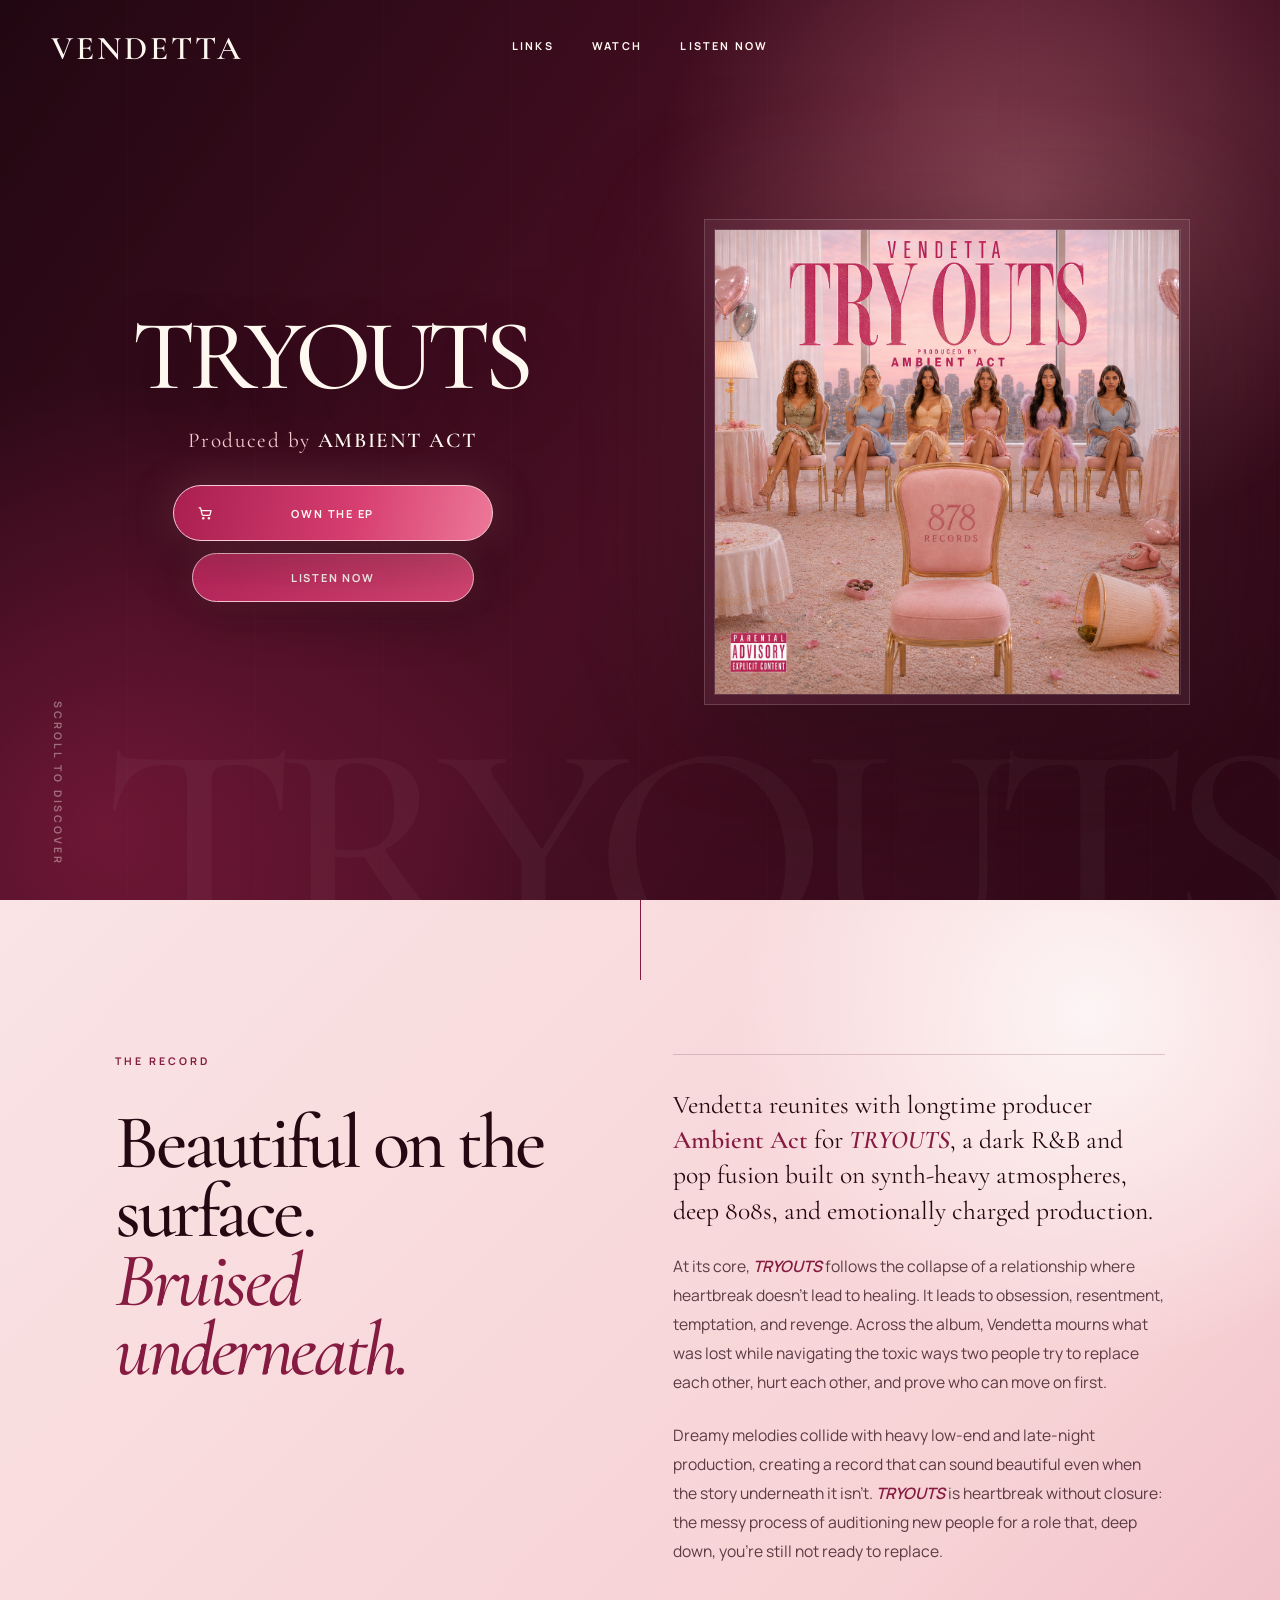
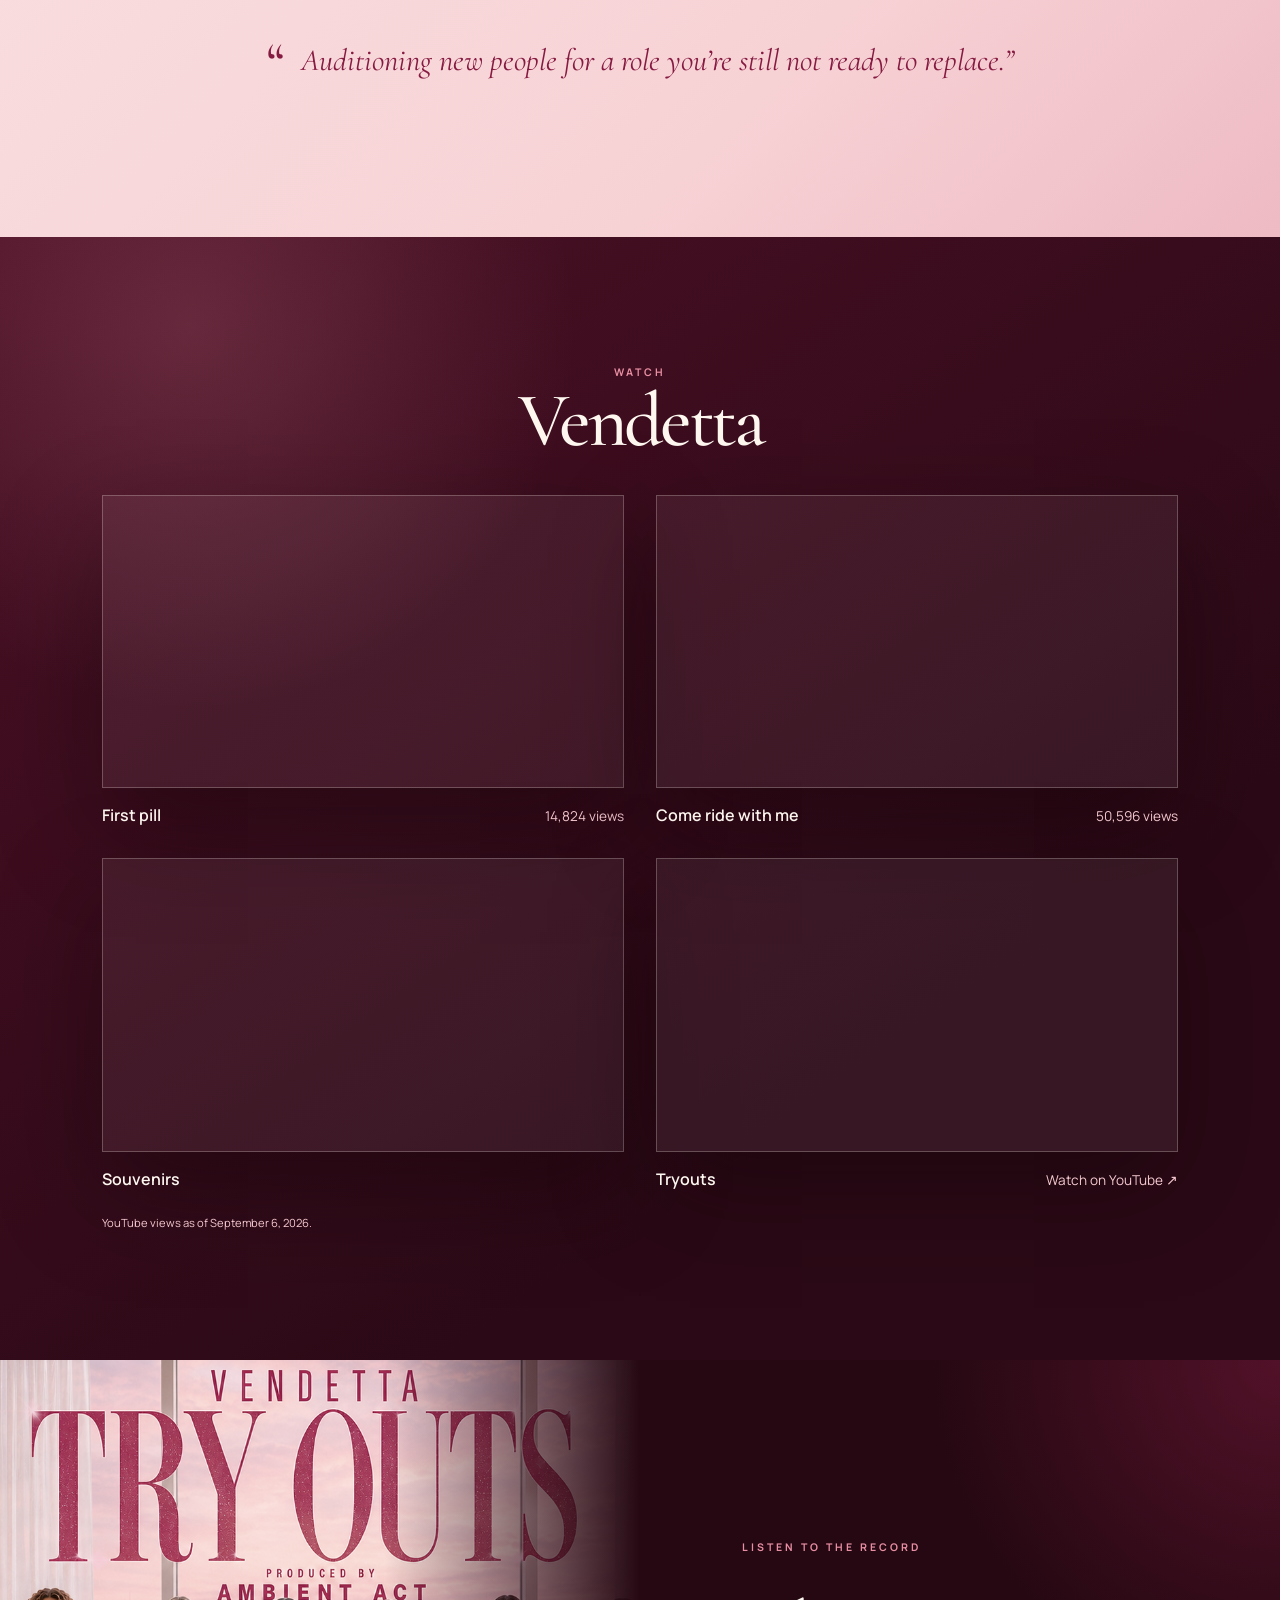
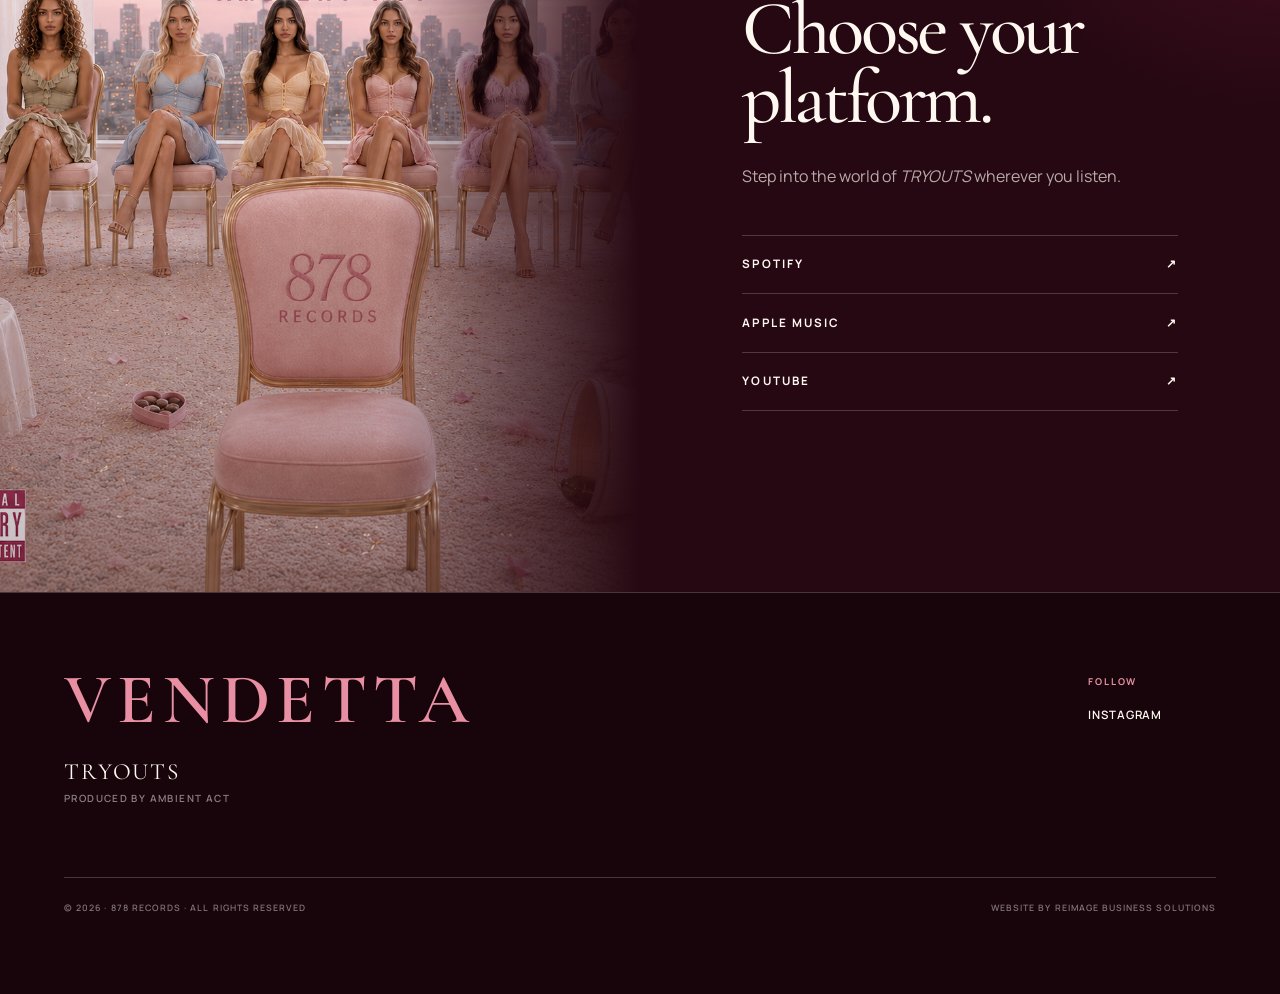
<file: index.html>
<!doctype html>
<html lang="en">
  <head>
    <meta charset="utf-8">
    <meta name="viewport" content="width=device-width, initial-scale=1">
    <title>TRYOUTS — Vendetta</title>
    <meta name="description" content="TRYOUTS by Vendetta, produced by Ambient Act. A dark R&amp;B and pop album about heartbreak without closure.">
    <meta name="theme-color" content="#2b0715">
    <meta property="og:title" content="TRYOUTS — Vendetta">
    <meta property="og:description" content="Heartbreak without closure. Produced by Ambient Act.">
    <meta property="og:image" content="assets/tryouts-cover.png">
    <meta property="og:type" content="music.album">
    <link rel="preconnect" href="https://fonts.googleapis.com">
    <link rel="preconnect" href="https://fonts.gstatic.com" crossorigin>
    <link href="https://fonts.googleapis.com/css2?family=Cormorant+Garamond:ital,wght@0,500;0,600;1,500&amp;family=Manrope:wght@400;500;600;700&amp;display=swap" rel="stylesheet">
    <link rel="stylesheet" href="styles.css">
  </head>
  <body>
    <header class="site-header">
      <a class="brand-mark" href="#home" aria-label="Vendetta, back to top">Vendetta</a>
      <button class="menu-toggle" type="button" aria-label="Open menu" aria-expanded="false" aria-controls="main-navigation"><span></span><span></span><span></span></button>
      <nav class="header-nav" id="main-navigation" aria-label="Main navigation">
        <a class="header-link" href="links.html">Links</a>
        <a class="header-link" href="#videos">Watch</a>
        <a class="header-link" href="#listen">Listen now</a>
      </nav>
    </header>

    <main>
      <section class="hero" id="home" aria-labelledby="release-title">
        <div class="hero-copy">
          <h1 id="release-title">Tryouts</h1>
          <p class="producer-line">Produced by <strong>Ambient Act</strong></p>
        </div>

        <figure class="cover-stage">
          <div class="cover-frame">
            <img class="cover-art" src="assets/tryouts-cover.png" alt="TRYOUTS album cover by Vendetta, featuring six women seated in a pink audition room">
          </div>
        </figure>

        <div class="hero-actions">
          <a class="purchase-button" href="https://krisnova13.gumroad.com/l/cnodjv?wanted=true" target="_blank" rel="noopener noreferrer">
            <svg class="purchase-icon" viewBox="0 0 24 24" aria-hidden="true" focusable="false">
              <path d="M3 4h2l2.2 9.2a2 2 0 0 0 1.95 1.55h7.7a2 2 0 0 0 1.94-1.51L20 8H6"></path>
              <circle cx="9" cy="19" r="1"></circle>
              <circle cx="17" cy="19" r="1"></circle>
            </svg>
            <span>Own the EP</span>
          </a>
          <a class="presave-button" href="#listen">
            Listen Now
          </a>
        </div>

        <p class="scroll-note" aria-hidden="true">Scroll to discover</p>
      </section>

      <section class="story" id="story" aria-labelledby="story-title">
        <div class="story-heading">
          <p class="section-number">The record</p>
          <h2 id="story-title">Beautiful on the surface.<br><em>Bruised underneath.</em></h2>
        </div>

        <div class="story-body">
          <p class="lead">Vendetta reunites with longtime producer <strong>Ambient Act</strong> for <em>TRYOUTS</em>, a dark R&amp;B and pop fusion built on synth-heavy atmospheres, deep 808s, and emotionally charged production.</p>
          <p>At its core, <em>TRYOUTS</em> follows the collapse of a relationship where heartbreak doesn’t lead to healing. It leads to obsession, resentment, temptation, and revenge. Across the album, Vendetta mourns what was lost while navigating the toxic ways two people try to replace each other, hurt each other, and prove who can move on first.</p>
          <p>Dreamy melodies collide with heavy low-end and late-night production, creating a record that can sound beautiful even when the story underneath it isn’t. <em>TRYOUTS</em> is heartbreak without closure: the messy process of auditioning new people for a role that, deep down, you’re still not ready to replace.</p>
        </div>

        <blockquote>
          <span aria-hidden="true">“</span>
          <p>Auditioning new people for a role you’re still not ready to replace.”</p>
        </blockquote>
      </section>

      <section class="videos" id="videos" aria-labelledby="videos-title">
        <div class="videos-heading">
          <p class="section-number">Watch</p>
          <h2 id="videos-title">Vendetta</h2>
        </div>

        <div class="video-grid">
          <article class="video-card" aria-labelledby="first-pill-title">
            <div class="featured-video">
              <iframe
                src="https://www.youtube-nocookie.com/embed/-ztHbjthl_A"
                title="First pill — Vendetta and Ambient Act"
                loading="lazy"
                allow="accelerometer; autoplay; clipboard-write; encrypted-media; gyroscope; picture-in-picture; web-share"
                referrerpolicy="strict-origin-when-cross-origin"
                allowfullscreen>
              </iframe>
            </div>
            <div class="video-caption">
              <h3 id="first-pill-title"><a href="https://www.youtube.com/watch?v=-ztHbjthl_A" target="_blank" rel="noopener noreferrer">First pill</a></h3>
              <p>14,824 views</p>
            </div>
          </article>
          <article class="video-card" aria-labelledby="come-ride-title">
            <div class="featured-video">
              <iframe
                src="https://www.youtube-nocookie.com/embed/Fo9qMPSjpgY"
                title="Come ride with me — Vendetta and Ambient Act"
                loading="lazy"
                allow="accelerometer; autoplay; clipboard-write; encrypted-media; gyroscope; picture-in-picture; web-share"
                referrerpolicy="strict-origin-when-cross-origin"
                allowfullscreen>
              </iframe>
            </div>
            <div class="video-caption">
              <h3 id="come-ride-title"><a href="https://www.youtube.com/watch?v=Fo9qMPSjpgY" target="_blank" rel="noopener noreferrer">Come ride with me</a></h3>
              <p>50,596 views</p>
            </div>
          </article>
          <article class="video-card" aria-labelledby="souvenirs-title">
            <div class="featured-video">
              <iframe
                src="https://www.youtube-nocookie.com/embed/dxYMYE-Tn9I"
                title="Souvenirs — Vendetta"
                loading="lazy"
                allow="accelerometer; autoplay; clipboard-write; encrypted-media; gyroscope; picture-in-picture; web-share"
                referrerpolicy="strict-origin-when-cross-origin"
                allowfullscreen>
              </iframe>
            </div>
            <div class="video-caption">
              <h3 id="souvenirs-title"><a href="https://www.youtube.com/watch?v=dxYMYE-Tn9I" target="_blank" rel="noopener noreferrer">Souvenirs</a></h3>
            </div>
          </article>
          <article class="video-card" aria-labelledby="tryouts-video-title">
            <div class="featured-video">
              <iframe
                src="https://www.youtube-nocookie.com/embed/tIx0BKw-Mio"
                title="Tryouts — Vendetta"
                loading="lazy"
                allow="accelerometer; autoplay; clipboard-write; encrypted-media; gyroscope; picture-in-picture; web-share"
                referrerpolicy="strict-origin-when-cross-origin"
                allowfullscreen>
              </iframe>
            </div>
            <div class="video-caption">
              <h3 id="tryouts-video-title"><a href="https://www.youtube.com/watch?v=tIx0BKw-Mio" target="_blank" rel="noopener noreferrer">Tryouts</a></h3>
              <p><a href="https://www.youtube.com/watch?v=tIx0BKw-Mio" target="_blank" rel="noopener noreferrer">Watch on YouTube ↗</a></p>
            </div>
          </article>
        </div>
        <p class="video-count-note">YouTube views as of <time datetime="2026-09-06">September 6, 2026</time>.</p>
      </section>

      <section class="listen" id="listen" aria-labelledby="listen-title">
        <div class="listen-art" aria-hidden="true">
          <img src="assets/tryouts-cover.png" alt="">
        </div>
        <div class="listen-copy">
          <p class="section-number">Listen to the record</p>
          <h2 id="listen-title">Choose your platform.</h2>
          <p>Step into the world of <em>TRYOUTS</em> wherever you listen.</p>
          <nav class="platform-links" aria-label="Listen to TRYOUTS">
            <a href="https://open.spotify.com/artist/3orquUnBADLYKIZwhU2bjW?si=xbFsuVucQ4eFPCskoPPDcA" target="_blank" rel="noreferrer"><span>Spotify</span><span aria-hidden="true">↗</span></a>
            <a href="https://music.apple.com/us/artist/vendetta/6800421364" target="_blank" rel="noreferrer"><span>Apple Music</span><span aria-hidden="true">↗</span></a>
            <a href="https://www.youtube.com/@Official-Vendetta" target="_blank" rel="noreferrer"><span>YouTube</span><span aria-hidden="true">↗</span></a>
          </nav>
        </div>
      </section>
    </main>

    <footer class="site-footer">
      <div class="footer-main">
        <div class="footer-identity">
          <a class="brand-mark footer-brand" href="#home">Vendetta</a>
          <p class="footer-release">TRYOUTS</p>
          <p class="footer-produced">Produced by Ambient Act</p>
        </div>

        <nav class="footer-nav" aria-label="Footer links">
          <div class="footer-nav-group">
            <span>Follow</span>
            <a href="https://www.instagram.com/kris.kdotz?igsh=ODA4emFtOTk3bWI0" target="_blank" rel="noreferrer">Instagram</a>
          </div>
        </nav>
      </div>

      <div class="footer-bottom">
        <p>&copy; 2026 · 878 Records · All Rights Reserved</p>
        <a href="https://reimagebs.com" target="_blank" rel="noreferrer">Website by Reimage Business Solutions</a>
      </div>
    </footer>

    <script>
      const header = document.querySelector('.site-header');
      const menuButton = document.querySelector('.menu-toggle');
      const menu = document.querySelector('#main-navigation');
      function setMenuOpen(open) {
        menuButton.setAttribute('aria-expanded', String(open));
        menuButton.setAttribute('aria-label', open ? 'Close menu' : 'Open menu');
      }
      menuButton.addEventListener('click', () => setMenuOpen(menuButton.getAttribute('aria-expanded') !== 'true'));
      menu.addEventListener('click', (event) => {
        if (event.target.closest('a')) setMenuOpen(false);
      });
      document.addEventListener('click', (event) => {
        if (!header.contains(event.target)) setMenuOpen(false);
      });
      document.addEventListener('keydown', (event) => {
        if (event.key === 'Escape' && menuButton.getAttribute('aria-expanded') === 'true') {
          setMenuOpen(false);
          menuButton.focus();
        }
      });
      header.addEventListener('focusout', (event) => {
        if (!header.contains(event.relatedTarget)) setMenuOpen(false);
      });
      window.matchMedia('(max-width: 700px)').addEventListener('change', () => setMenuOpen(false));
    </script>
  </body>
</html>
</file>
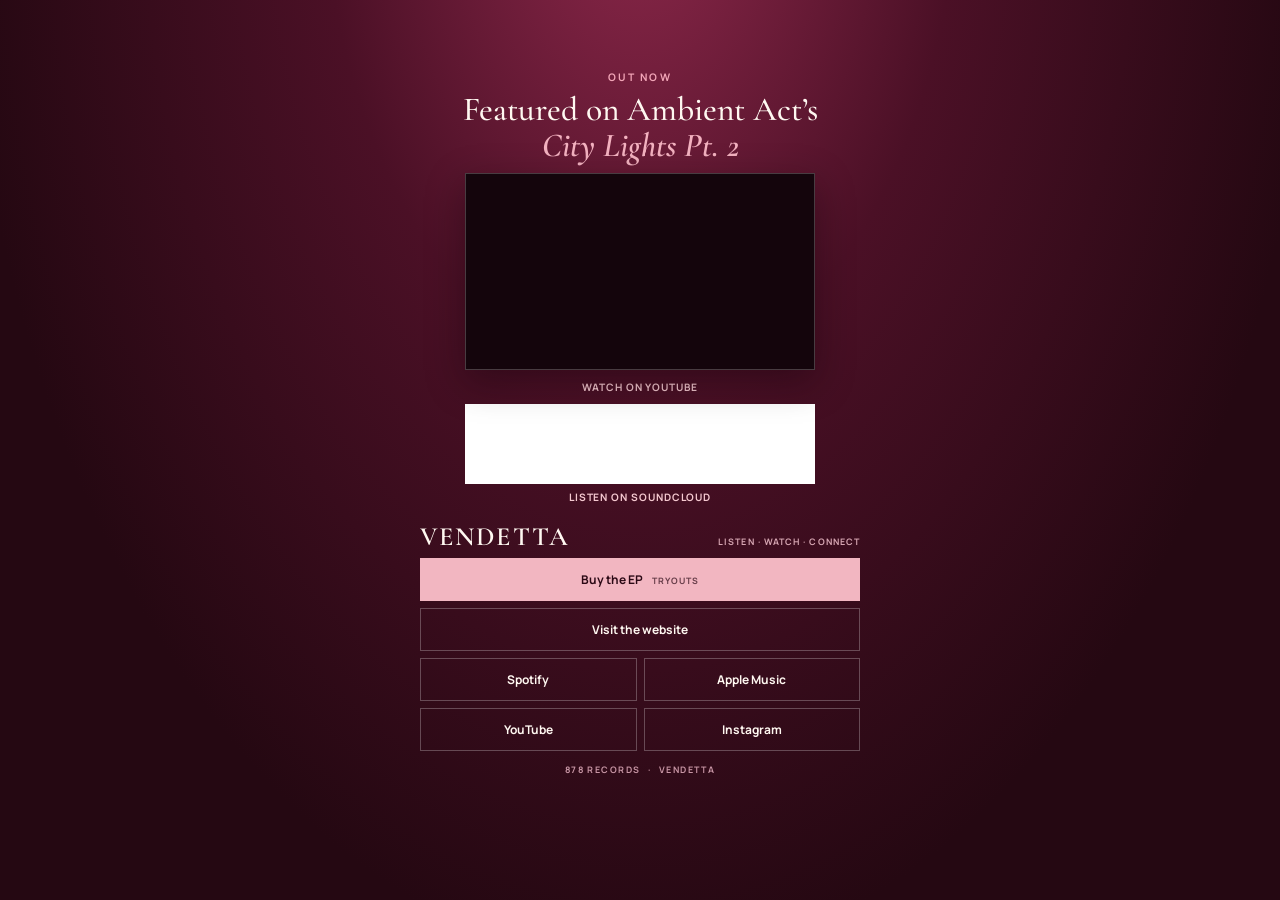
<file: links.html>
<!doctype html>
<html lang="en">
  <head>
    <meta charset="utf-8">
    <meta name="viewport" content="width=device-width, initial-scale=1">
    <meta name="theme-color" content="#250812">
    <meta name="description" content="Watch Vendetta's new feature on Ambient Act's City Lights Pt. 2, listen to the music, and get the TRYOUTS EP.">
    <title>Links — Vendetta</title>
    <link rel="preconnect" href="https://fonts.googleapis.com">
    <link rel="preconnect" href="https://fonts.gstatic.com" crossorigin>
    <link href="https://fonts.googleapis.com/css2?family=Cormorant+Garamond:ital,wght@0,500;0,600;1,500&amp;family=Manrope:wght@400;500;600;700&amp;display=swap" rel="stylesheet">
    <link rel="stylesheet" href="links.css">
  </head>
  <body>
    <main class="links-page">
      <section class="feature" aria-labelledby="feature-title">
        <p class="eyebrow">Out now</p>
        <h1 id="feature-title">Featured on Ambient Act’s<br><em>City Lights Pt. 2</em></h1>
        <div class="video">
          <iframe src="https://www.youtube-nocookie.com/embed/Z0FTP9Vedo4" title="City Lights Pt. 2 — Ambient Act featuring Vendetta" allow="accelerometer; autoplay; clipboard-write; encrypted-media; gyroscope; picture-in-picture; web-share" referrerpolicy="strict-origin-when-cross-origin" allowfullscreen></iframe>
        </div>
        <a class="watch-link" href="https://www.youtube.com/watch?v=Z0FTP9Vedo4" target="_blank" rel="noopener noreferrer">Watch on YouTube</a>
        <div class="soundcloud-player">
          <iframe title="City Lights Pt. 2 featuring Vendetta on SoundCloud" scrolling="no" allow="autoplay; encrypted-media" src="https://w.soundcloud.com/player/?url=https%3A//api.soundcloud.com/tracks/soundcloud%253Atracks%253A2413283856&amp;color=%23ba275c&amp;auto_play=false&amp;hide_related=false&amp;show_comments=true&amp;show_user=true&amp;show_reposts=false&amp;show_teaser=true&amp;visual=false"></iframe>
        </div>
        <a class="soundcloud-link" href="https://soundcloud.com/user-631962297/city-lights-2" target="_blank" rel="noopener noreferrer">Listen on SoundCloud</a>
      </section>

      <section class="destinations" aria-label="Vendetta links">
        <div class="identity"><span>Vendetta</span><span>Listen · Watch · Connect</span></div>
        <a class="link-button purchase" href="https://krisnova13.gumroad.com/l/cnodjv?wanted=true" target="_blank" rel="noopener noreferrer"><span>Buy the EP <small>TRYOUTS</small></span></a>
        <a class="link-button home" href="index.html"><span>Visit the website</span></a>
        <div class="link-grid">
          <a class="link-button" href="https://open.spotify.com/artist/3orquUnBADLYKIZwhU2bjW?si=xbFsuVucQ4eFPCskoPPDcA" target="_blank" rel="noopener noreferrer">Spotify</a>
          <a class="link-button" href="https://music.apple.com/us/artist/vendetta/6800421364" target="_blank" rel="noopener noreferrer">Apple Music</a>
          <a class="link-button" href="https://www.youtube.com/@Official-Vendetta" target="_blank" rel="noopener noreferrer">YouTube</a>
          <a class="link-button" href="https://www.instagram.com/kris.kdotz?igsh=ODA4emFtOTk3bWI0" target="_blank" rel="noopener noreferrer">Instagram</a>
        </div>
      </section>
      <p class="footer">878 Records <span>·</span> Vendetta</p>
    </main>
  </body>
</html>
</file>
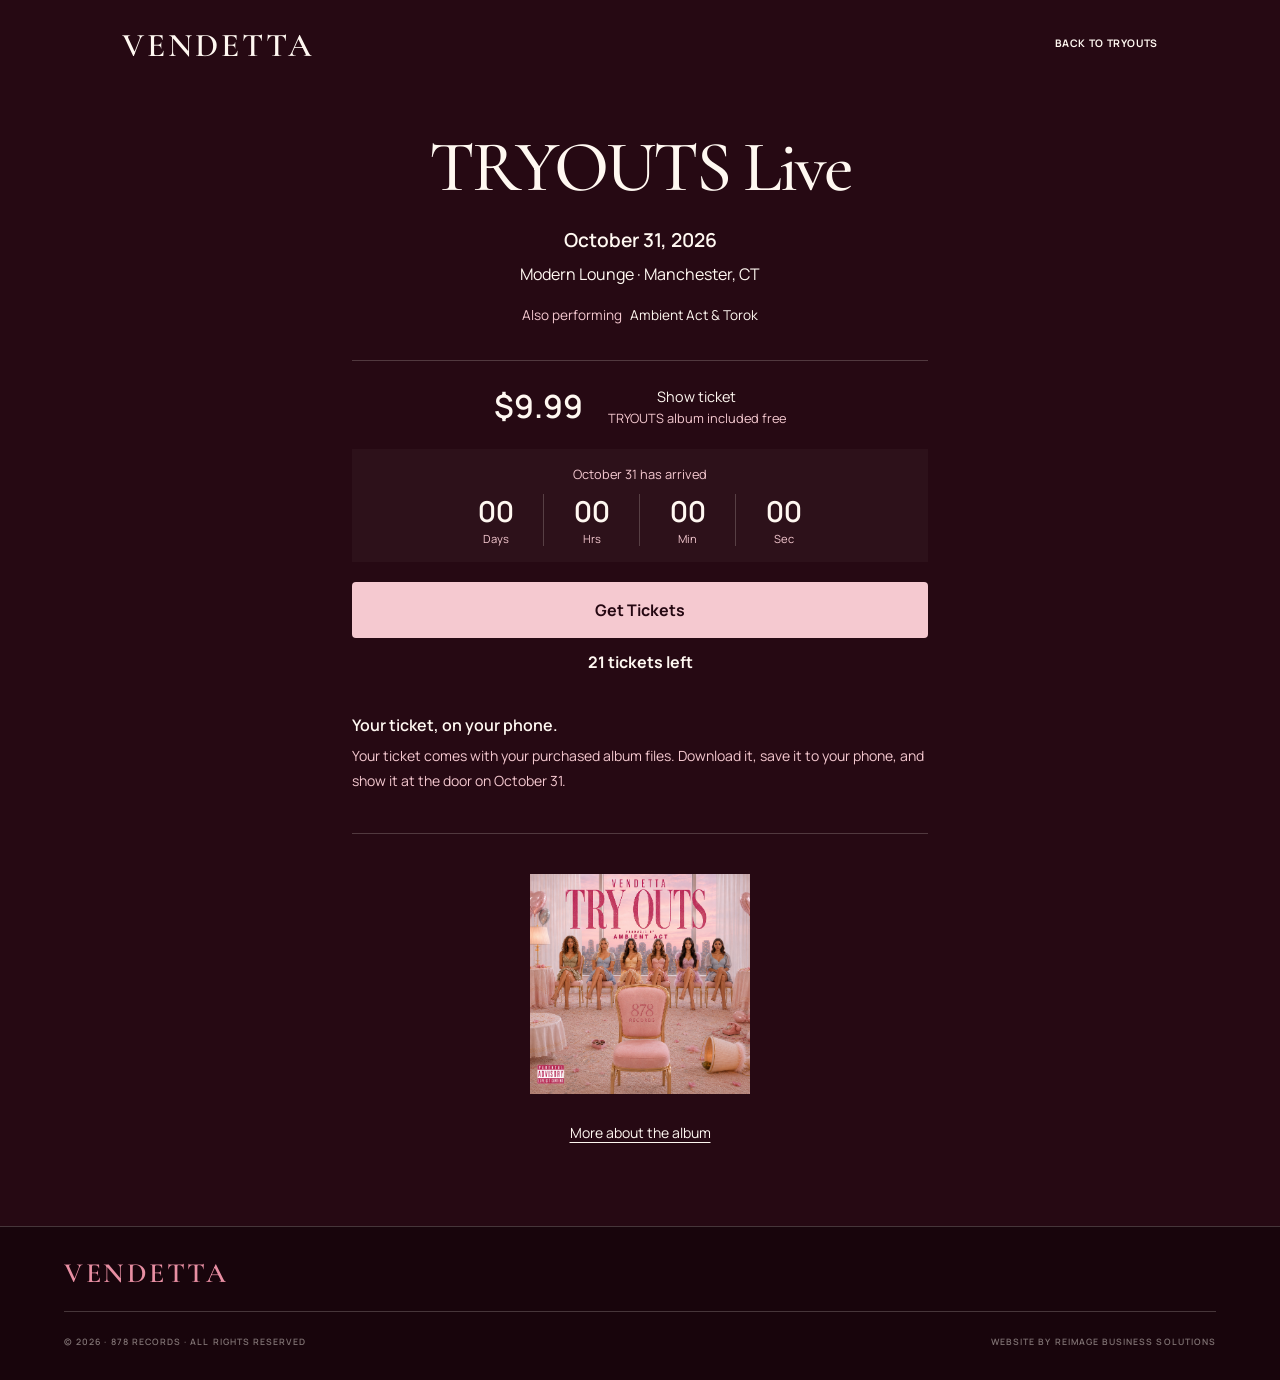
<file: support.html>
<!doctype html>
<html lang="en">
  <head>
    <meta charset="utf-8">
    <meta name="viewport" content="width=device-width, initial-scale=1">
    <title>TRYOUTS Live — Support Vendetta</title>
    <meta name="description" content="See Vendetta live October 31 at Modern Lounge Manchester, CT. Buy a ticket and get the TRYOUTS album for free.">
    <meta name="theme-color" content="#2b0715">
    <link rel="preconnect" href="https://fonts.googleapis.com">
    <link rel="preconnect" href="https://fonts.gstatic.com" crossorigin>
    <link href="https://fonts.googleapis.com/css2?family=Cormorant+Garamond:ital,wght@0,500;0,600;1,500&amp;family=Manrope:wght@400;500;600;700&amp;display=swap" rel="stylesheet">
    <link rel="stylesheet" href="styles.css">
    <script src="support.js" defer></script>
  </head>
  <body class="show-page">
    <header class="site-header">
      <a class="brand-mark" href="index.html" aria-label="Vendetta home">Vendetta</a>
      <a class="header-link" href="index.html">Back to Tryouts</a>
    </header>
    <main class="show-main">
      <section class="show-hero" aria-labelledby="show-title">
        <h1 id="show-title">TRYOUTS Live</h1>
        <div class="show-details">
          <p class="show-date"><time datetime="2026-10-31">October 31, 2026</time></p>
          <p>Modern Lounge · Manchester, CT</p>
        </div>
        <p class="show-performers"><span>Also performing</span> Ambient Act &amp; Torok</p>
        <div class="show-ticket">
          <div class="ticket-price">
            <strong>$9.99</strong>
            <p>Show ticket<span>TRYOUTS album included free</span></p>
          </div>
          <div class="show-countdown" data-countdown data-target="2026-10-31T00:00:00-04:00">
            <p class="countdown-label">Until October 31</p>
            <div class="countdown-units" role="timer" aria-label="Time until October 31, 2026, Eastern Time">
              <div><strong data-unit="days">--</strong><span>Days</span></div>
              <div><strong data-unit="hours">--</strong><span>Hrs</span></div>
              <div><strong data-unit="minutes">--</strong><span>Min</span></div>
              <div><strong data-unit="seconds">--</strong><span>Sec</span></div>
            </div>
            <noscript><p>Join us October 31, 2026.</p></noscript>
          </div>
          <a class="purchase-button" href="https://krisnova13.gumroad.com/l/cnodjv?wanted=true" target="_blank" rel="noopener noreferrer">Get Tickets</a>
          <!-- Static promotional count; not connected to ticket inventory. -->
          <p class="ticket-availability">21 tickets left</p>
        </div>
      </section>
      <section class="ticket-entry" aria-labelledby="entry-title">
        <h2 id="entry-title">Your ticket, on your phone.</h2>
        <p>Your ticket comes with your purchased album files. Download it, save it to your phone, and show it at the door on October 31.</p>
      </section>
      <section class="show-album" aria-label="About the album">
        <img class="show-cover" src="assets/tryouts-cover.png" alt="TRYOUTS album cover by Vendetta" loading="lazy">
        <div>
          <a class="album-link" href="index.html#story">More about the album</a>
        </div>
      </section>
    </main>
    <footer class="site-footer">
      <a class="brand-mark footer-brand" href="index.html">Vendetta</a>
      <div class="footer-bottom">
        <p>&copy; 2026 · 878 Records · All Rights Reserved</p>
        <a href="https://reimagebs.com" target="_blank" rel="noreferrer">Website by Reimage Business Solutions</a>
      </div>
    </footer>
  </body>
</html>
</file>
<file: styles.css>
:root {
  --ink: #250812;
  --wine: #861b42;
  --berry: #ba275c;
  --rose: #e88fa3;
  --blush: #f5c9d0;
  --powder: #fae4e5;
  --cream: #fff8f1;
  --line: rgba(75, 16, 35, 0.18);
  --line-light: rgba(255, 248, 241, 0.2);
}

* {
  box-sizing: border-box;
}

html {
  scroll-behavior: smooth;
}

body {
  margin: 0;
  color: var(--ink);
  background: var(--powder);
  font-family: "Manrope", Arial, sans-serif;
  overflow-x: hidden;
}

a {
  color: inherit;
  text-decoration: none;
}

img {
  display: block;
  max-width: 100%;
}

.site-header {
  position: absolute;
  inset: 0 0 auto;
  z-index: 10;
  display: flex;
  align-items: center;
  justify-content: space-between;
  padding: 2rem clamp(1.4rem, 4vw, 4.5rem);
  color: var(--cream);
}

.brand-mark {
  font-family: "Cormorant Garamond", Georgia, serif;
  font-size: clamp(1.8rem, 2.6vw, 2.8rem);
  font-weight: 600;
  letter-spacing: 0.09em;
  line-height: 1;
  text-transform: uppercase;
}

.menu-toggle {
  display: none;
}

.header-nav {
  position: absolute;
  left: 50%;
  transform: translateX(-50%);
  display: flex;
  align-items: center;
  gap: clamp(1rem, 3vw, 2.5rem);
}

.header-link {
  border-bottom: 0;
  text-decoration: none;
  font-size: 0.68rem;
  font-weight: 700;
  letter-spacing: 0.2em;
  padding-bottom: 0.35rem;
  text-transform: uppercase;
}

.header-link:hover,
.header-link:focus-visible {
  text-decoration: underline;
  text-underline-offset: 0.35em;
}

.hero {
  position: relative;
  display: grid;
  grid-template-areas:
    "copy cover"
    "actions cover";
  grid-template-columns: minmax(0, 34rem) minmax(0, 34rem);
  grid-template-rows: auto auto;
  align-items: center;
  justify-content: center;
  column-gap: clamp(6rem, 10vw, 14rem);
  row-gap: 2rem;
  min-height: 100svh;
  overflow: hidden;
  padding: clamp(7.5rem, 11vh, 9rem) clamp(1.4rem, 7vw, 8rem) clamp(6rem, 9vh, 8rem);
  color: var(--cream);
  background:
    radial-gradient(circle at 80% 22%, rgba(241, 161, 169, 0.35), transparent 23rem),
    radial-gradient(circle at 8% 92%, rgba(188, 39, 91, 0.38), transparent 28rem),
    linear-gradient(125deg, #210711 0%, #4a0f24 52%, #2c0816 100%);
}

.hero::before {
  content: "";
  position: absolute;
  inset: 0;
  pointer-events: none;
  opacity: 0.34;
  background-image: repeating-linear-gradient(90deg, transparent 0, transparent calc(10% - 1px), rgba(255, 255, 255, 0.06) 10%);
}

.hero::after {
  content: "TRYOUTS";
  position: absolute;
  right: -0.045em;
  bottom: -0.2em;
  z-index: 0;
  color: rgba(255, 238, 235, 0.035);
  font-family: "Cormorant Garamond", Georgia, serif;
  font-size: clamp(13rem, 24vw, 28rem);
  font-weight: 500;
  letter-spacing: -0.08em;
  line-height: 0.7;
}

.hero-copy,
.cover-stage,
.hero-actions {
  position: relative;
  z-index: 1;
  min-width: 0;
}

.hero-copy {
  grid-area: copy;
  align-self: end;
  text-align: center;
}

.cover-stage {
  grid-area: cover;
}

.section-number,
.scroll-note {
  font-size: 0.66rem;
  font-weight: 700;
  letter-spacing: 0.28em;
  text-transform: uppercase;
}

.hero h1,
.story h2,
.videos h2,
.listen h2 {
  margin: 0;
  font-family: "Cormorant Garamond", Georgia, serif;
  font-weight: 500;
}

.hero h1 {
  margin-left: -0.06em;
  font-size: clamp(5.4rem, 7.8vw, 8.5rem);
  letter-spacing: -0.07em;
  line-height: 0.7;
  text-transform: uppercase;
  text-shadow: 0 18px 55px rgba(12, 0, 4, 0.35);
}

.producer-line {
  margin: 2.2rem 0 0;
  color: var(--blush);
  font-family: "Cormorant Garamond", Georgia, serif;
  font-size: clamp(1.15rem, 1.65vw, 1.5rem);
  letter-spacing: 0.08em;
}

.producer-line strong {
  color: var(--cream);
  font-weight: 600;
  text-transform: uppercase;
}

.hero-intro {
  max-width: 22rem;
  margin: 2.4rem auto 0;
  color: rgba(255, 248, 241, 0.72);
  font-size: 0.78rem;
  letter-spacing: 0.18em;
  text-transform: uppercase;
}

.hero-actions {
  grid-area: actions;
  align-self: start;
  justify-self: center;
  display: grid;
  gap: 0.75rem;
  width: min(20rem, 100%);
}

.purchase-button,
.presave-button {
  display: flex;
  align-items: center;
  justify-content: center;
  width: 100%;
  border-radius: 999px;
  padding: 1.2rem 1.5rem;
  font-size: 0.69rem;
  font-weight: 700;
  letter-spacing: 0.16em;
  text-transform: uppercase;
  transition: background 180ms ease, color 180ms ease, transform 180ms ease;
}

.purchase-button {
  position: relative;
  border: 1px solid #facbd7;
  color: var(--cream);
  background: linear-gradient(100deg, #a91f50 0%, #d63d70 56%, #ed7898 100%);
  box-shadow: 0 1.25rem 3.5rem rgba(10, 0, 4, 0.32), 0 0 2.7rem rgba(232, 143, 163, 0.22);
}

.purchase-icon {
  position: absolute;
  left: 1.45rem;
  width: 1.05rem;
  height: 1.05rem;
  fill: none;
  stroke: currentColor;
  stroke-linecap: round;
  stroke-linejoin: round;
  stroke-width: 1.75;
}

.purchase-button:hover,
.purchase-button:focus-visible {
  color: var(--ink);
  background: var(--cream);
  transform: translateY(-2px);
}

.presave-button {
  justify-self: center;
  width: 88%;
  border: 1px solid #f7c4d1;
  padding: 1rem 1.35rem;
  color: var(--cream);
  background: linear-gradient(100deg, var(--berry), #d34572);
  box-shadow: 0 1rem 3rem rgba(10, 0, 4, 0.24), 0 0 2rem rgba(232, 143, 163, 0.13);
}

.presave-button:hover,
.presave-button:focus-visible {
  color: var(--ink);
  background: var(--cream);
  transform: translateY(-2px);
}

.support-note {
  margin: 0.15rem 0 0;
  color: rgba(255, 248, 241, 0.5);
  font-size: 0.68rem;
  line-height: 1.5;
  letter-spacing: 0.02em;
  text-align: center;
}

.cover-stage {
  margin: 0;
}

.cover-frame {
  position: relative;
  width: min(100%, 34rem);
  margin-inline: auto;
  border: 1px solid rgba(255, 248, 241, 0.16);
  padding: clamp(0.55rem, 0.8vw, 0.8rem);
  background: rgba(255, 248, 241, 0.06);
  box-shadow: 0 3rem 8rem rgba(19, 1, 7, 0.5), 0 0 8rem rgba(232, 143, 163, 0.13);
}

.cover-frame::after {
  position: absolute;
  inset: 0.55rem;
  border: 1px solid rgba(255, 255, 255, 0.12);
  content: "";
  pointer-events: none;
}

.cover-art {
  width: 100%;
  aspect-ratio: 1;
  object-fit: cover;
}

.scroll-note {
  position: absolute;
  bottom: 2.1rem;
  left: clamp(1.4rem, 4vw, 4.5rem);
  z-index: 1;
  margin: 0;
  color: rgba(255, 248, 241, 0.4);
  writing-mode: vertical-rl;
}

.story {
  position: relative;
  display: grid;
  grid-template-columns: minmax(20rem, 0.9fr) minmax(23rem, 1fr);
  column-gap: clamp(4rem, 9vw, 10rem);
  row-gap: 0;
  padding: clamp(7rem, 12vw, 12rem) clamp(1.4rem, 9vw, 10rem);
  background:
    radial-gradient(circle at 85% 12%, rgba(255, 255, 255, 0.75), transparent 22rem),
    linear-gradient(135deg, var(--powder), #f7d2d5 70%, #eebac4);
}

.story::before {
  position: absolute;
  top: 0;
  left: 50%;
  width: 1px;
  height: 5rem;
  content: "";
  background: var(--wine);
}

.section-number {
  margin: 0 0 2.5rem;
  color: var(--wine);
}

.story h2,
.listen h2 {
  font-size: clamp(3.7rem, 6vw, 7rem);
  letter-spacing: -0.045em;
  line-height: 0.9;
}

.story h2 em {
  color: var(--wine);
  font-weight: 500;
}

.story-body {
  border-top: 1px solid var(--line);
  padding-top: 2rem;
}

.story-body p {
  margin: 0 0 1.5rem;
  color: rgba(37, 8, 18, 0.75);
  font-size: 0.98rem;
  line-height: 1.85;
}

.story-body .lead {
  color: var(--ink);
  font-family: "Cormorant Garamond", Georgia, serif;
  font-size: clamp(1.55rem, 2vw, 2rem);
  line-height: 1.38;
}

.story-body strong,
.story-body em {
  color: var(--wine);
  font-weight: 600;
}

blockquote {
  grid-column: 1 / -1;
  display: grid;
  grid-template-columns: auto 1fr;
  align-items: start;
  gap: 1rem;
  max-width: 66rem;
  margin: clamp(2.5rem, 4vw, 4rem) auto 0;
  color: var(--wine);
  text-align: center;
}

blockquote > span {
  font-family: "Cormorant Garamond", Georgia, serif;
  font-size: 3.5rem;
  line-height: 0.75;
}

blockquote p {
  margin: 0;
  font-family: "Cormorant Garamond", Georgia, serif;
  font-size: clamp(1.5rem, 2.4vw, 2.6rem);
  font-style: italic;
  line-height: 1.3;
}

.presave {
  display: grid;
  grid-template-columns: minmax(20rem, 1fr) minmax(18.75rem, 0.75fr);
  align-items: center;
  gap: clamp(3rem, 9vw, 9rem);
  padding: clamp(6rem, 10vw, 10rem) clamp(1.4rem, 9vw, 10rem);
  color: var(--cream);
  background:
    radial-gradient(circle at 78% 48%, rgba(232, 143, 163, 0.26), transparent 20rem),
    linear-gradient(135deg, #6f1736, #2b0916 76%);
}

.presave .section-number {
  margin-bottom: 2rem;
  color: var(--rose);
}

.presave h2 {
  margin: 0;
  font-family: "Cormorant Garamond", Georgia, serif;
  font-size: clamp(3.7rem, 6vw, 7rem);
  font-weight: 500;
  letter-spacing: -0.045em;
  line-height: 0.9;
}

.presave h2 em {
  color: var(--rose);
  font-weight: 500;
}

.presave-copy > p:last-child {
  max-width: 32rem;
  margin: 2rem 0 0;
  color: rgba(255, 248, 241, 0.68);
  line-height: 1.8;
}

.presave-widget {
  display: grid;
  justify-items: center;
  gap: 1.25rem;
}

.presave-embed {
  width: min(100%, 18.75rem);
  aspect-ratio: 1;
  border: 1px solid rgba(255, 248, 241, 0.22);
  padding: 0.55rem;
  background: rgba(255, 248, 241, 0.08);
  box-shadow: 0 2rem 5rem rgba(10, 0, 4, 0.32);
}

.presave-embed iframe {
  display: block;
  width: 100%;
  height: 100%;
  border: 0;
  background: var(--cream);
}

.presave-fallback {
  border-bottom: 1px solid currentColor;
  padding-bottom: 0.3rem;
  color: rgba(255, 248, 241, 0.72);
  font-size: 0.62rem;
  font-weight: 700;
  letter-spacing: 0.13em;
  text-transform: uppercase;
  transition: color 180ms ease;
}

.presave-fallback:hover,
.presave-fallback:focus-visible {
  color: var(--rose);
}

.videos {
  display: grid;
  justify-items: center;
  padding: clamp(6rem, 10vw, 10rem) clamp(1.25rem, 8vw, 8rem);
  color: var(--cream);
  background:
    radial-gradient(circle at 15% 8%, rgba(232, 143, 163, 0.2), transparent 24rem),
    linear-gradient(145deg, #4b1025, #2b0916 72%);
}

.videos-heading {
  display: grid;
  justify-items: center;
  gap: 0.45rem;
  width: min(100%, 70rem);
  margin-bottom: 2.5rem;
  text-align: center;
}

.videos .section-number {
  margin: 0;
  color: var(--rose);
}

.videos h2 {
  font-size: clamp(3.6rem, 6vw, 6.5rem);
  letter-spacing: -0.045em;
  line-height: 0.9;
  text-align: center;
}

.video-grid {
  display: grid;
  grid-template-columns: repeat(2, minmax(0, 1fr));
  gap: 2rem;
  width: min(100%, 70rem);
}

.video-card { min-width: 0; }
.video-caption { display: flex; flex-wrap: wrap; align-items: baseline; justify-content: space-between; gap: 0.4rem 1rem; margin-top: 1rem; }
.video-caption h3 { margin: 0; font-size: 1rem; font-weight: 600; }
.video-caption a:hover { color: var(--rose); }
.video-caption p { margin: 0; color: var(--blush); font-size: 0.85rem; white-space: nowrap; }
.video-count-note { width: min(100%, 70rem); margin: 1.5rem 0 0; color: var(--blush); font-size: 0.7rem; line-height: 1.6; }

@media (max-width: 760px) {
  .video-grid { grid-template-columns: minmax(0, 1fr); gap: 2rem; }
}

.featured-video {
  width: 100%;
  aspect-ratio: 16 / 9;
  border: 1px solid rgba(255, 248, 241, 0.24);
  padding: clamp(0.35rem, 0.7vw, 0.65rem);
  background: rgba(255, 248, 241, 0.06);
  box-shadow: 0 2.5rem 6rem rgba(10, 0, 4, 0.35);
}

.featured-video iframe {
  display: block;
  width: 100%;
  height: 100%;
  border: 0;
}

.youtube-watch-link {
  display: inline-grid;
  min-height: 3rem;
  margin-top: 2.75rem;
  place-items: center;
  border-radius: 999px;
  padding: 0.75rem 1.4rem;
  color: var(--ink);
  background: var(--cream);
  font-size: 0.64rem;
  font-weight: 700;
  letter-spacing: 0.14em;
  text-transform: uppercase;
  transition: background 180ms ease, color 180ms ease, transform 180ms ease;
}

.youtube-watch-link:hover,
.youtube-watch-link:focus-visible {
  color: var(--wine);
  background: var(--blush);
  transform: translateY(-2px);
}

.listen {
  display: grid;
  grid-template-columns: 1fr 1fr;
  min-height: 52rem;
  color: var(--cream);
  background: var(--ink);
}

.listen-art {
  position: relative;
  min-height: 42rem;
  overflow: hidden;
}

.listen-art::after {
  position: absolute;
  inset: 0;
  content: "";
  background: linear-gradient(90deg, transparent 60%, var(--ink) 100%), linear-gradient(0deg, rgba(37, 8, 18, 0.28), transparent 60%);
}

.listen-art img {
  width: 100%;
  height: 100%;
  object-fit: cover;
  object-position: center;
  filter: saturate(0.72) contrast(1.04);
  transform: scale(1.025);
}

.listen-copy {
  display: flex;
  flex-direction: column;
  justify-content: center;
  padding: clamp(4rem, 8vw, 9rem);
  background:
    radial-gradient(circle at 100% 0%, rgba(186, 39, 92, 0.3), transparent 22rem),
    var(--ink);
}

.listen-copy .section-number {
  color: var(--rose);
}

.listen-copy > p:not(.section-number) {
  margin: 2rem 0 3rem;
  color: rgba(255, 248, 241, 0.68);
}

.platform-links {
  display: grid;
  border-top: 1px solid var(--line-light);
}

.platform-links a {
  display: flex;
  align-items: center;
  justify-content: space-between;
  border-bottom: 1px solid var(--line-light);
  padding: 1.3rem 0;
  font-size: 0.73rem;
  font-weight: 700;
  letter-spacing: 0.18em;
  text-transform: uppercase;
  transition: color 180ms ease, padding 180ms ease;
}

.platform-links a:hover,
.platform-links a:focus-visible {
  color: var(--rose);
  padding-left: 0.6rem;
}

.site-footer {
  border-top: 1px solid var(--line-light);
  padding: 4.5rem clamp(1.4rem, 5vw, 5rem) 5rem;
  color: var(--cream);
  background: #18050c;
}

.footer-main {
  display: grid;
  grid-template-columns: minmax(18rem, 1fr) auto;
  align-items: start;
  gap: 4rem;
}

.footer-brand {
  display: inline-block;
  color: var(--rose);
  font-size: clamp(3rem, 5.5vw, 6rem);
}

.footer-release {
  margin: 1.4rem 0 0.35rem;
  font-family: "Cormorant Garamond", Georgia, serif;
  font-size: 1.45rem;
  letter-spacing: 0.08em;
}

.footer-produced {
  margin: 0;
  color: rgba(255, 248, 241, 0.5);
  font-size: 0.62rem;
  font-weight: 600;
  letter-spacing: 0.14em;
  text-transform: uppercase;
}

.footer-nav {
  display: grid;
  grid-template-columns: minmax(8rem, auto);
  gap: clamp(3rem, 7vw, 7rem);
  padding-top: 0.65rem;
}

.footer-nav-group {
  display: grid;
  align-content: start;
  gap: 0.8rem;
}

.footer-nav-group span {
  margin-bottom: 0.35rem;
  color: var(--rose);
  font-size: 0.59rem;
  font-weight: 700;
  letter-spacing: 0.2em;
  text-transform: uppercase;
}

.footer-nav-group a {
  font-size: 0.72rem;
  font-weight: 600;
  letter-spacing: 0.08em;
  text-transform: uppercase;
  transition: color 180ms ease;
}

.footer-nav-group a:hover,
.footer-nav-group a:focus-visible,
.footer-bottom a:hover,
.footer-bottom a:focus-visible {
  color: var(--rose);
}

.footer-bottom {
  display: flex;
  align-items: center;
  justify-content: space-between;
  gap: 2rem;
  margin-top: 4.5rem;
  border-top: 1px solid var(--line-light);
  padding-top: 1.5rem;
}

.footer-bottom p,
.footer-bottom a {
  margin: 0;
  color: rgba(255, 248, 241, 0.45);
  font-size: 0.55rem;
  font-weight: 600;
  letter-spacing: 0.12em;
  text-transform: uppercase;
}

:focus-visible {
  outline: 2px solid var(--rose);
  outline-offset: 4px;
}

@media (max-width: 900px) {
  .hero {
    grid-template-areas:
      "copy"
      "cover"
      "actions";
    grid-template-columns: 1fr;
    grid-template-rows: auto;
    gap: 2.5rem;
    padding-top: 8rem;
  }

  .hero-copy {
    max-width: 42rem;
  }

  .hero h1 {
    font-size: clamp(6.2rem, 21vw, 10rem);
  }

  .cover-stage {
    width: min(100%, 40rem);
    justify-self: center;
  }

  .hero-actions {
    width: min(100%, 40rem);
    justify-self: center;
  }

  .story {
    grid-template-columns: 1fr;
    column-gap: 0;
    row-gap: 3.5rem;
  }

  .presave {
    grid-template-columns: 1fr;
    justify-items: center;
    text-align: center;
  }

  .presave-copy > p:last-child {
    margin-inline: auto;
  }

  blockquote {
    grid-column: 1;
    margin-top: 0;
  }

  .listen {
    grid-template-columns: 1fr;
  }

  .listen-art {
    min-height: auto;
    aspect-ratio: 1;
  }

  .listen-art::after {
    background: linear-gradient(0deg, var(--ink), transparent 36%);
  }

  .site-footer {
    padding-inline: 2rem;
  }

  .footer-main {
    grid-template-columns: 1fr auto;
    gap: 3rem;
  }
}

@media (max-width: 560px) {
  .site-header {
    padding-top: 1.4rem;
  }


  .brand-mark {
    font-size: 1.65rem;
  }

  .hero {
    align-content: start;
    gap: 1.2rem;
    min-height: auto;
    padding: 5.5rem 1.2rem 2.5rem;
  }

  .hero .producer-line {
    margin-top: 1rem;
  }

  .hero .cover-stage {
    width: min(100%, 24rem, max(8rem, calc(100svh - 330px)));
  }

  .hero h1 {
    max-width: 100%;
    font-size: clamp(4.4rem, 20vw, 6.2rem);
    white-space: nowrap;
  }

  .hero-actions {
    gap: 0.75rem;
  }

  .purchase-button {
    min-height: 3.5rem;
    font-size: 0.72rem;
  }

  .presave-button {
    min-height: 3.1rem;
    font-size: 0.69rem;
  }

  .scroll-note {
    display: none;
  }

  .story {
    row-gap: 2.6rem;
    padding: 6rem 1.25rem;
  }

  .story::before {
    left: 1.25rem;
    height: 3.5rem;
  }

  .story h2,
  .presave h2,
  .videos h2,
  .listen h2 {
    font-size: clamp(3.4rem, 17vw, 5rem);
  }

  blockquote {
    grid-template-columns: 1fr;
    text-align: left;
  }

  blockquote > span {
    height: 2rem;
  }

  .presave {
    gap: 2.5rem;
    padding: 5rem 1.25rem;
  }

  .presave-embed {
    width: min(100%, 18.75rem);
  }

  .videos {
    padding: 5rem 1.25rem;
  }

  .videos-heading {
    margin-bottom: 1.8rem;
  }

  .featured-video {
    width: 100%;
  }

  .videos h2 {
    text-align: center;
  }

  .youtube-watch-link {
    width: 100%;
  }

  .listen-art {
    min-height: 25rem;
  }

  .listen-copy {
    padding: 4.5rem 1.25rem 6rem;
  }

  .site-footer {
    padding: 4rem 1.25rem;
  }

  .footer-brand {
    font-size: 3.4rem;
  }

  .footer-main {
    grid-template-columns: 1fr;
    gap: 3rem;
  }

  .footer-nav {
    grid-template-columns: 1fr;
    gap: 2rem;
    border-top: 1px solid var(--line-light);
    padding-top: 2rem;
  }

  .footer-bottom {
    align-items: flex-start;
    flex-direction: column;
    gap: 0.75rem;
    margin-top: 3rem;
  }

  .footer-bottom p,
  .footer-bottom a {
    line-height: 1.6;
  }

}

@media (prefers-reduced-motion: reduce) {
  html {
    scroll-behavior: auto;
  }

  *,
  *::before,
  *::after {
    transition-duration: 0.01ms !important;
  }
}

/* TRYOUTS show and ticket page */
.show-page { background: #260913; color: var(--cream); }
.show-page .site-header { position: relative; max-width: 1100px; margin: auto; padding: 1.8rem 2rem; }
.show-page .header-link { font-size: 0.65rem; letter-spacing: 0.06em; }
.show-main { width: min(100% - 3rem, 36rem); margin: 2.5rem auto 4rem; }
.show-eyebrow { margin: 0 0 0.6rem; color: var(--rose); font-size: 0.75rem; font-weight: 600; letter-spacing: 0.13em; text-transform: uppercase; }
.show-hero { text-align: center; }
.show-hero h1 { margin: 0; font-family: "Cormorant Garamond", Georgia, serif; font-size: clamp(2.7rem, 9vw, 4.5rem); font-weight: 500; letter-spacing: -0.04em; line-height: 1; }
.show-details { margin: 1.4rem 0 1rem; }
.show-details p { margin: 0.35rem 0; font-size: 1rem; line-height: 1.6; }
.show-details .show-date { font-size: 1.2rem; font-weight: 600; }
.show-performers { margin: 0; font-size: 0.85rem; line-height: 1.8; }
.show-performers span { color: var(--blush); margin-right: 0.35rem; }
.show-ticket { margin-top: 2rem; padding-top: 1.5rem; border-top: 1px solid var(--line-light); }
.ticket-price { display: flex; align-items: center; justify-content: center; gap: 1.25rem; margin-bottom: 1.3rem; }
.ticket-price > strong { flex-shrink: 0; padding-right: 0.15em; font-size: 2rem; font-weight: 600; letter-spacing: 0; line-height: 1.3; white-space: nowrap; }
.ticket-price > p { margin: 0; font-size: 0.9rem; line-height: 1.6; }
.ticket-price > p > span { display: block; color: var(--blush); font-size: 0.8rem; }
.show-ticket .purchase-button { min-height: 56px; padding: 1rem; border: 0; border-radius: 4px; background: var(--blush); color: var(--ink); box-shadow: none; font-size: 1rem; letter-spacing: 0; text-transform: none; }
.show-ticket .purchase-button:hover { background: var(--cream); }
.ticket-availability { margin: 0.75rem 0 0; text-align: center; color: var(--cream); font-size: 1rem; font-weight: 700; line-height: 1.5; }
.ticket-entry { margin-top: 2.5rem; }
.ticket-entry h2, .show-album h2 { margin: 0 0 0.5rem; font-size: 1rem; font-weight: 600; line-height: 1.4; }
.ticket-entry p, .show-album p { margin: 0; color: var(--blush); font-size: 0.875rem; line-height: 1.75; }
.show-album { display: grid; justify-items: center; gap: 1rem; margin-top: 2.5rem; padding: 2.5rem 0 0.5rem; border-top: 1px solid var(--line-light); }
.show-album > div { text-align: center; }
.show-cover { width: min(60%, 220px); aspect-ratio: 1; object-fit: cover; }
.album-link { display: inline-flex; align-items: center; justify-content: center; min-height: 44px; padding: 0.75rem 0.5rem; font-size: 0.875rem; text-decoration: underline; text-underline-offset: 4px; }
.show-countdown { margin: 0 0 1.25rem; padding: 1rem 0; background: #fff8f108; text-align: center; }
.countdown-label { margin: 0 0 0.7rem; color: var(--blush); font-size: 0.8rem; }
.countdown-units { display: grid; grid-template-columns: repeat(4, minmax(0, 1fr)); max-width: 24rem; margin: auto; }
.countdown-units > div { display: grid; gap: 0.15rem; text-align: center; border-right: 1px solid var(--line-light); }
.countdown-units > div:last-child { border-right: 0; }
.countdown-units strong { font-size: 1.8rem; font-weight: 600; line-height: 1.2; font-variant-numeric: tabular-nums; }
.countdown-units span { color: var(--blush); font-size: 0.7rem; }
.show-page .site-footer { padding-block: 2rem; }
.show-page .footer-brand { font-size: 1.75rem; }
.show-page .footer-bottom { margin-top: 1.5rem; }
@media (max-width: 600px) {
  .show-page .site-header { padding: 1.2rem; }
  .show-page .brand-mark { font-size: 1.5rem; }
  .show-page .header-link { font-size: 0.6rem; }
  .show-main { width: calc(100% - 2.4rem); margin-top: 1.5rem; margin-bottom: 2.5rem; }
  .show-details p { font-size: 0.9rem; }
  .show-details .show-date { font-size: 1.1rem; }
  .show-ticket { margin-top: 1.5rem; }
  .ticket-entry { margin-top: 2rem; }
}

@media (max-width: 700px) {
  .menu-toggle {
    display: flex;
    flex-direction: column;
    justify-content: center;
    gap: 5px;
    width: 44px;
    height: 44px;
    padding: 9px;
    border: 0;
    background: transparent;
    color: inherit;
    cursor: pointer;
  }

  .menu-toggle span {
    display: block;
    width: 100%;
    height: 2px;
    background: currentColor;
  }

  .header-nav {
    display: none;
    top: 100%;
    left: 0;
    right: 0;
    transform: none;
    flex-direction: column;
    align-items: stretch;
    gap: 0;
    max-height: calc(100dvh - 80px);
    overflow-y: auto;
    padding: 0.5rem 1.2rem 1.25rem;
    background: #350b1a;
    box-shadow: 0 12px 20px rgba(20, 2, 10, 0.2);
  }

  .menu-toggle[aria-expanded="true"] + .header-nav {
    display: flex;
  }

  .header-nav .header-link {
    padding: 0.8rem 0;
    text-align: center;
  }

}
</file>
<file: links.css>
:root { color-scheme: dark; font-family: Manrope, Arial, sans-serif; background: #250812; color: #fff8f1; }
* { box-sizing: border-box; }
body { margin: 0; min-height: 100svh; background: radial-gradient(ellipse at 50% -15%, #8f294c 0, #4b1026 35%, #250812 75%); }
a { color: inherit; text-decoration: none; }
a:focus-visible { outline: 2px solid #fff; outline-offset: 3px; }
.links-page { width: min(100% - 2rem, 440px); min-height: 100svh; margin: auto; padding: clamp(14px, 2.5vh, 28px) 0 12px; display: flex; flex-direction: column; justify-content: flex-start; }
.links-page::before { content: ""; flex: 3 1 0; }
.links-page::after { content: ""; flex: 7 1 0; }
.feature { text-align: center; }
.eyebrow { margin: 0 0 8px; color: #f3a6b8; font-size: .65rem; font-weight: 700; letter-spacing: .22em; text-transform: uppercase; }
h1 { margin: 0 0 10px; font-family: "Cormorant Garamond", Georgia, serif; font-size: clamp(1.55rem, 5.8vw, 2.1rem); font-weight: 500; line-height: 1.05; }
h1 em { color: #f3b2c0; font-weight: 600; }
.video { position: relative; width: min(100%, 350px); aspect-ratio: 16 / 9; margin: auto; overflow: hidden; border: 1px solid rgba(255,255,255,.22); background: #14050c; box-shadow: 0 12px 35px #12020a66; }
.video iframe { position: absolute; inset: 0; width: 100%; height: 100%; border: 0; }
.watch-link { display: inline-block; margin: 8px 0 0; padding: 2px; color: #f5c9d0; font-size: .64rem; font-weight: 700; letter-spacing: .09em; text-transform: uppercase; }
.soundcloud-player { width: min(100%, 350px); height: 80px; margin: 8px auto 0; }
.soundcloud-player iframe { display: block; width: 100%; height: 100%; border: 0; }
.soundcloud-link { display: inline-block; margin-top: 5px; color: #f5c9d0; font-size: .64rem; font-weight: 700; letter-spacing: .09em; text-transform: uppercase; }
.destinations { margin-top: clamp(12px, 2vh, 20px); }
.identity { display: flex; align-items: baseline; justify-content: space-between; gap: 8px; margin-bottom: 8px; }
.identity span:first-child { font-family: "Cormorant Garamond", Georgia, serif; font-size: 1.65rem; line-height: 1; font-weight: 600; letter-spacing: .08em; text-transform: uppercase; }
.identity span:last-child { color: #d6a6b2; font-size: .56rem; font-weight: 700; letter-spacing: .12em; text-transform: uppercase; }
.link-button { min-height: 43px; display: flex; align-items: center; justify-content: center; text-align: center; gap: 8px; padding: 0 15px; border: 1px solid #ffffff42; font-size: .75rem; font-weight: 700; transition: background .2s, border-color .2s; }
.link-button:hover { background: #ffffff17; border-color: #ffffffa0; }
.purchase { color: #2b0915; background: #f2b6c1; border-color: #f2b6c1; }
.purchase:hover { background: #ffcfda; }
.purchase small { margin-left: 7px; font-size: .55rem; letter-spacing: .1em; opacity: .7; }
.home { margin-top: 7px; }
.link-grid { display: grid; grid-template-columns: 1fr 1fr; gap: 7px; margin-top: 7px; }
.footer { margin: 12px 0 0; color: #c795a4; text-align: center; font-size: .56rem; font-weight: 700; letter-spacing: .16em; text-transform: uppercase; }
.footer span { padding: 0 4px; }
@media (max-height: 700px) { .links-page { padding-top: 8px; padding-bottom: 8px; } .video { width: min(100%, 250px); } .destinations { margin-top: 8px; } .link-button { min-height: 40px; } .footer { margin-top: 7px; } }
</file>
